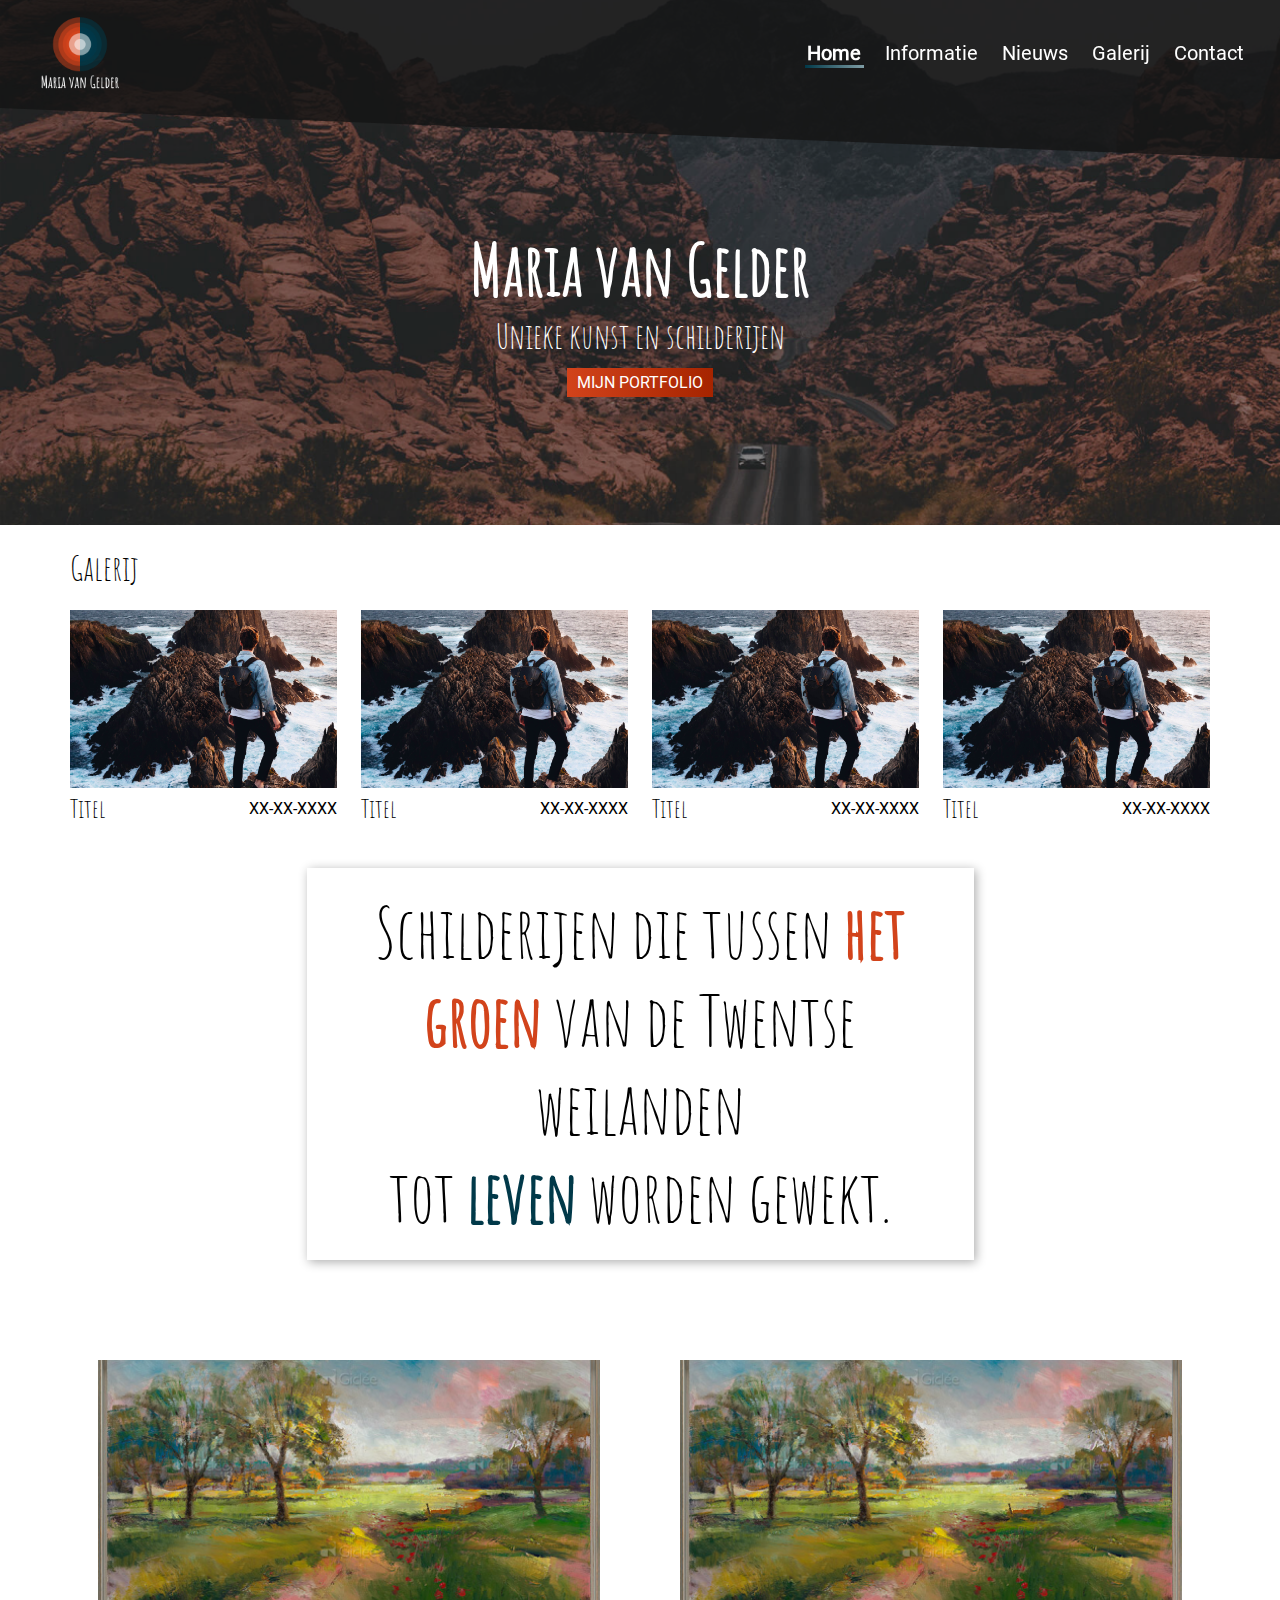
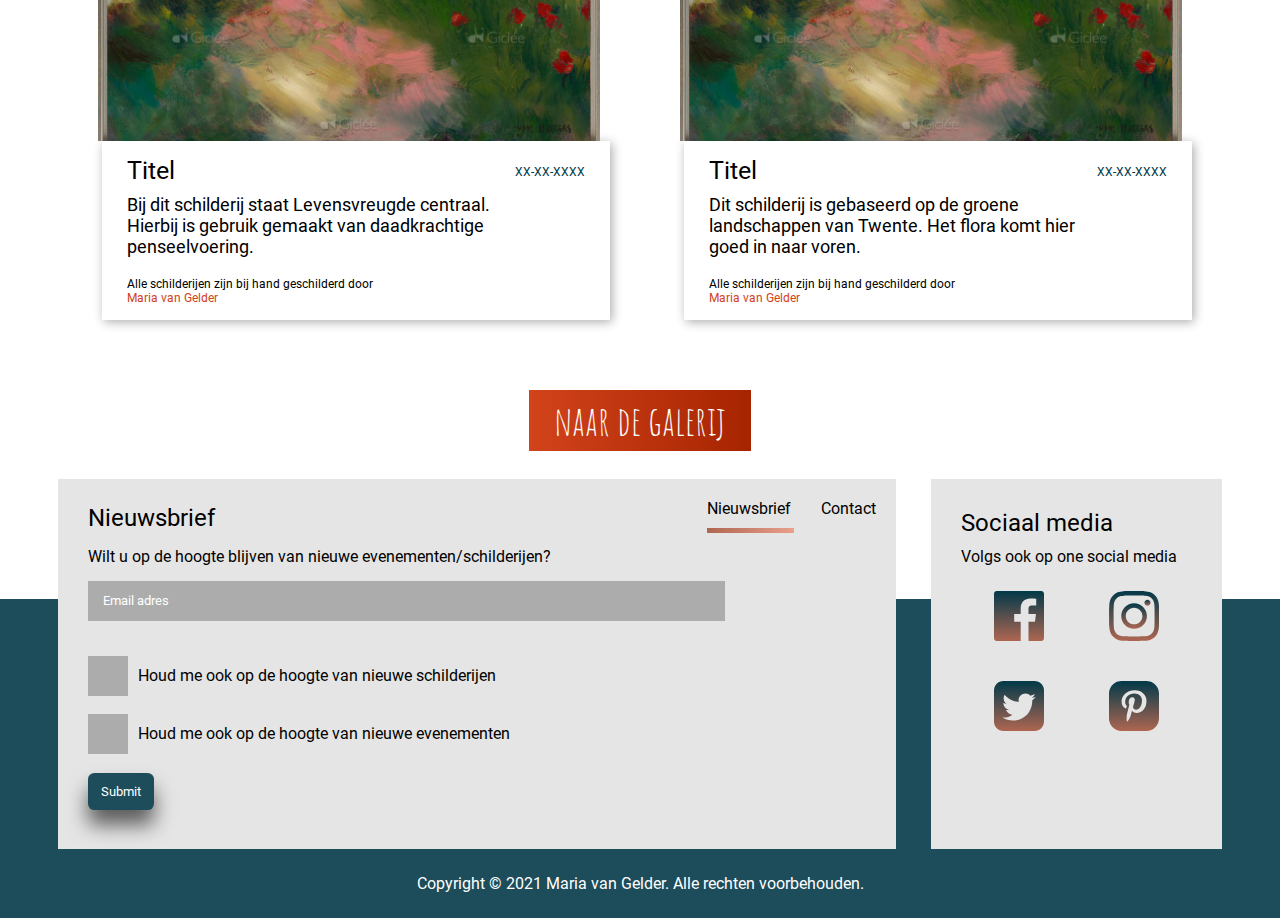
<file: index.html>
<!DOCTYPE html>
<html lang="nl">
<head>
    <!-- standart meta -->
    <meta charset="UTF-8">
    <meta http-equiv="X-UA-Compatible" content="IE=edge">
    <meta name= "viewport" content="width=device-width, initial-scale=1.0">

    <!--  -->
    <link rel="icon" href="/images/Icon.png">
    <title>Home - Maria van Gelder</title>

    <!-- Stylesheets -->
    <link rel="stylesheet" href="/libraries/bootstrap-5.0.0-beta2-dist/css/bootstrap-grid.min.css">
    <link rel="stylesheet" href="/css/global.min.css">
    <link rel="stylesheet" href="/css/index.min.css">
    
    <!-- include js -->
    <script src="/js/jquery.js"></script>
    <script src="/js/JavaScript.js" defer></script>
    <script src="/js/header.js" defer></script>
</head>
<body>
    <header class="header">
        <div class="header__content">
            <img class="header__logo" src="/images/Maria_logo_transparent.png" alt="Maria van Gelder logo">
            <ul class="header__list">
                <li>
                    <a href="/index" class="header__list__active">Home</a>
                    <div class="header__list__border"></div>
                </li>
                <li><a href="/info">Informatie</a></li>
                <li><a href="/nieuws">Nieuws</a></li>
                <li><a href="/galerij">Galerij</a></li>
                <li><a href="/contact">Contact</a></li>
            </ul>
            <ul class="header__mobilelist">
                <li><a href="/index"><img src="/images/nav-icons/home.svg" alt="Home"></a></li>
                <li><a href="/info"><img src="/images/nav-icons/info.svg" alt="Info"></a></li>
                <li><a href="/contact"><img src="/images/nav-icons/contact.svg" alt="Contact"></a></li>
                <li><a><img src="/images/nav-icons/more.svg" id="more-btn" alt="More"></a></li>
                <ul class="header__mobilelist__more" id="mobilenav-more">
                    <li><a href="/nieuws">Nieuws</a></li>
                    <li><a href="/nieuws">Galerij</a></li>
                </ul>
            </ul>
        </div>
        <div class="header__background" id="header-background"></div>
    </header>
    <main>
        <!--

            Hero

        -->
        <div class="hero">
            <h1 class="hero__title">
                Maria van Gelder
            </h1>
            <p class="hero__slogan">
                Unieke kunst en schilderijen
            </p>
            <p class="hero__cta"><a href="#portfolio" class="hero__cta__hyperlink">Mijn portfolio</a></p>
        </div>

        <!--

            Galerij rij 1

        -->

        <div class="container">
            <div class="row">
                <div class="col-md-12">
                    <div class="theme__newstitle" id="portfolio">
                        Galerij
                    </div>
                </div>
            </div>
        </div>
        <div class="container">
            <div class="row">
                <div class="col-md-3">
                    <div class="theme__news-image-wrapper">
                        <div class="theme__news-image">
                            <img src="/images/placeholder2.jpg" alt="">
                        </div>
                        <div class="theme__news-contentwrapper">
                            <div class="title">
                                Titel
                            </div>
                            <div class="date">
                                XX-XX-XXXX
                            </div>
                        </div>
                    </div>
                </div> 
                <div class="col-md-3">
                    <div class="theme__news-image-wrapper">
                        <div class="theme__news-image">
                            <img src="/images/placeholder2.jpg" alt="">
                        </div>
                        <div class="theme__news-contentwrapper">
                            <div class="title">
                                Titel
                            </div>
                            <div class="date">
                                XX-XX-XXXX
                            </div>
                        </div>
                    </div>
                </div> 
                <div class="col-md-3">
                    <div class="theme__news-image-wrapper">
                        <div class="theme__news-image">
                            <img src="/images/placeholder2.jpg" alt="">
                        </div>
                        <div class="theme__news-contentwrapper">
                            <div class="title">
                                Titel
                            </div>
                            <div class="date">
                                XX-XX-XXXX
                            </div>
                        </div>
                    </div>
                </div> 
                <div class="col-md-3">
                    <div class="theme__news-image-wrapper">
                        <div class="theme__news-image">
                            <img src="/images/placeholder2.jpg" alt="">
                        </div>
                        <div class="theme__news-contentwrapper">
                            <div class="title">
                                Titel
                            </div>
                            <div class="date">
                                XX-XX-XXXX
                            </div>
                        </div>
                    </div>
                </div>              
            </div>
        </div>
        <div class="container">
            <div class="row">
                <div class="col-md-12">
                    <div class="slogan-wrapper">
                        <div class="slogan">
                            Schilderijen die tussen <span class="color__orange">het groen </span>
                            van de Twentse weilanden<br>
                            tot <span class="color__blue">leven</span> worden gewekt.    
                        </div>
                    </div>
                </div>
            </div>
        </div>
        <div class="container">
            <div class="row">
                <div class="col-md-6">
                    <div class="theme__wrapper">
                        <div class="theme__wrapper__image">
                            <img src="/images/Product.png" alt="">
                        </div>
                        <div class="theme__wrapper__content">
                            <div class="title-wrapper">
                                <div class="titel">
                                    Titel
                                </div>
                                <div class="date">
                                    XX-XX-XXXX
                               </div>
                            </div>
                            <div class="content">
                                Bij dit schilderij staat Levensvreugde centraal.
                                Hierbij is gebruik gemaakt van daadkrachtige 
                                penseelvoering.
                            </div>
                            <div class="subtitle">
                                Alle schilderijen zijn bij hand geschilderd door
                            </div>
                            <div class="name">
                                Maria van Gelder
                            </div>
                        </div>
                    </div>
                </div>
                <div class="col-md-6">
                    <div class="theme__wrapper">
                        <div class="theme__wrapper__image">
                            <img src="/images/Product.png" alt="">
                        </div>
                        <div class="theme__wrapper__content">
                            <div class="title-wrapper">
                                <div class="titel">
                                    Titel
                                </div>
                                <div class="date">
                                     XX-XX-XXXX
                                </div>
                            </div>
                            <div class="content">
                                Dit schilderij is gebaseerd op de groene 
                                landschappen van Twente. Het flora komt hier goed 
                                in naar voren. 
                            </div>
                            <div class="subtitle">
                                Alle schilderijen zijn bij hand geschilderd door
                            </div>
                            <div class="name">
                                 Maria van Gelder
                            </div>
                        </div>
                    </div>
                </div>
            </div>
        </div>
        <div class="container">
            <div class="row">
                <div class="col-md-12">
                    <div class="theme__button">
                        <a href="/galerij" class="button">naar de galerij</a>
                    </div>
                </div>
            </div>
        </div>
    </main>
    <footer class="footer">
        <div class="container">
            <div class="row">  
                 <!--Nieuws brief  -->
                <div class="col-md-9">
                    <ul>
                        <li id="ULnieuwsbrief">Nieuwsbrief<span class="footer-ul-hover"></span></li>
                        <li id="ULcontact">Contact<span></span></li>
                    </ul>
                    <h2>Nieuwsbrief</h2>
                    <p>Wilt u op de hoogte blijven van nieuwe evenementen/schilderijen?</p>
                    <!-- Form nieuwsbrief -->
                    <form class="nieuwsbrief">
                        <input type="email" placeholder="Email adres" required><br>
                        <!-- checkbox 1 -->
                        <input name="form-schilderijen" id="form-schilderijen" type="checkbox">
                        <!-- label -->
                        <label for="form-schilderijen">
                            <span>
                            <!-- inline SVG -->
                                <svg xmlns="http://www.w3.org/2000/svg" width="30" height="30" viewBox="0 0 30 30" fill="none">
                                    <path d="M13.5798 25.1633C12.2196 26.5234 10.0127 26.5234 8.6532 25.1633L1.02011 17.53C-0.340036 16.1705 -0.340036 13.9635 1.02011 12.604C2.3796 11.2438 4.58655 11.2438 5.9467 12.604L10.4945 17.1512C10.8378 17.4939 11.3952 17.4939 11.7391 17.1512L24.0533 4.83678C25.4128 3.47661 27.6197 3.47661 28.9799 4.83678C29.633 5.48995 30 6.37617 30 7.2998C30 8.22343 29.633 9.10965 28.9799 9.76282L13.5798 25.1633Z" fill="url(#paint0_linear)"/><defs><linearGradient id="paint0_linear" x1="15" y1="3.81665" x2="15" y2="26.1834" gradientUnits="userSpaceOnUse"><stop stop-color="#013949"/><stop offset="1" stop-color="#AE6651"/></linearGradient></defs>
                                </svg>
                            </span>
                            <p>Houd me ook op de hoogte van nieuwe schilderijen</p>
                        </label><br>
                        <!-- checkbox 2 -->
                        <input name="form-evenementen" id="form-evenementen" type="checkbox">
                        <!-- label -->
                        <label for="form-evenementen">
                            <span>
                            <!-- inline SVG -->
                            <svg xmlns="http://www.w3.org/2000/svg" width="30" height="30" viewBox="0 0 30 30" fill="none">
                                <path d="M13.5798 25.1633C12.2196 26.5234 10.0127 26.5234 8.6532 25.1633L1.02011 17.53C-0.340036 16.1705 -0.340036 13.9635 1.02011 12.604C2.3796 11.2438 4.58655 11.2438 5.9467 12.604L10.4945 17.1512C10.8378 17.4939 11.3952 17.4939 11.7391 17.1512L24.0533 4.83678C25.4128 3.47661 27.6197 3.47661 28.9799 4.83678C29.633 5.48995 30 6.37617 30 7.2998C30 8.22343 29.633 9.10965 28.9799 9.76282L13.5798 25.1633Z" fill="url(#paint0_linear)"/><defs><linearGradient id="paint0_linear" x1="15" y1="3.81665" x2="15" y2="26.1834" gradientUnits="userSpaceOnUse"><stop stop-color="#013949"/><stop offset="1" stop-color="#AE6651"/></linearGradient></defs>
                            </svg>
                            </span>
                            <p>Houd me ook op de hoogte van nieuwe evenementen</p>
                        </label>
                        <input type="submit">
                    </form>
                    <!-- Form for contact -->
                    <form class="contact" style="display: none;">
                        <div class="row">
                            <div class="col-md-6">
                                <input type="email" placeholder="Email adres" required><br>
                                <input type="tel" placeholder="Telefoonummer"><br>
                            </div>
                            <div class="col-md-6">
                                <textarea id="footer-text-area" placeholder="Stel hier uw vraag"></textarea>
                            </div>
                        </div>
                        <input type="submit">
                    </form>
                </div>

                <div class="col-md-3">
                    <h2>Sociaal media</h2>
                    <p>Volgs ook op one social media</p>
                    <div class="grid">
                        <a target="_blank" href="https://www.facebook.com"><img src="/images/footer-icons/facebook.svg" alt="facebook"></a>
                        <a target="_blank" href="https://www.instagram.com"><img src="/images/footer-icons/instagram.svg" alt="instagram"></a>
                        <a target="_blank" href="https://twitter.com"><img src="/images/footer-icons/twitter.svg" alt="twitter"></a>
                        <a target="_blank" href="https://nl.pinterest.com"><img src="/images/footer-icons/pinterest.svg" alt="pinterest"></a>
                    </div>
                </div>
                <p>
                    Copyright © 2021 Maria van Gelder. Alle rechten voorbehouden.
                </p>
            </div>
        </div>
    </footer>
<footer>
</footer>
</body>
</html>
</file>
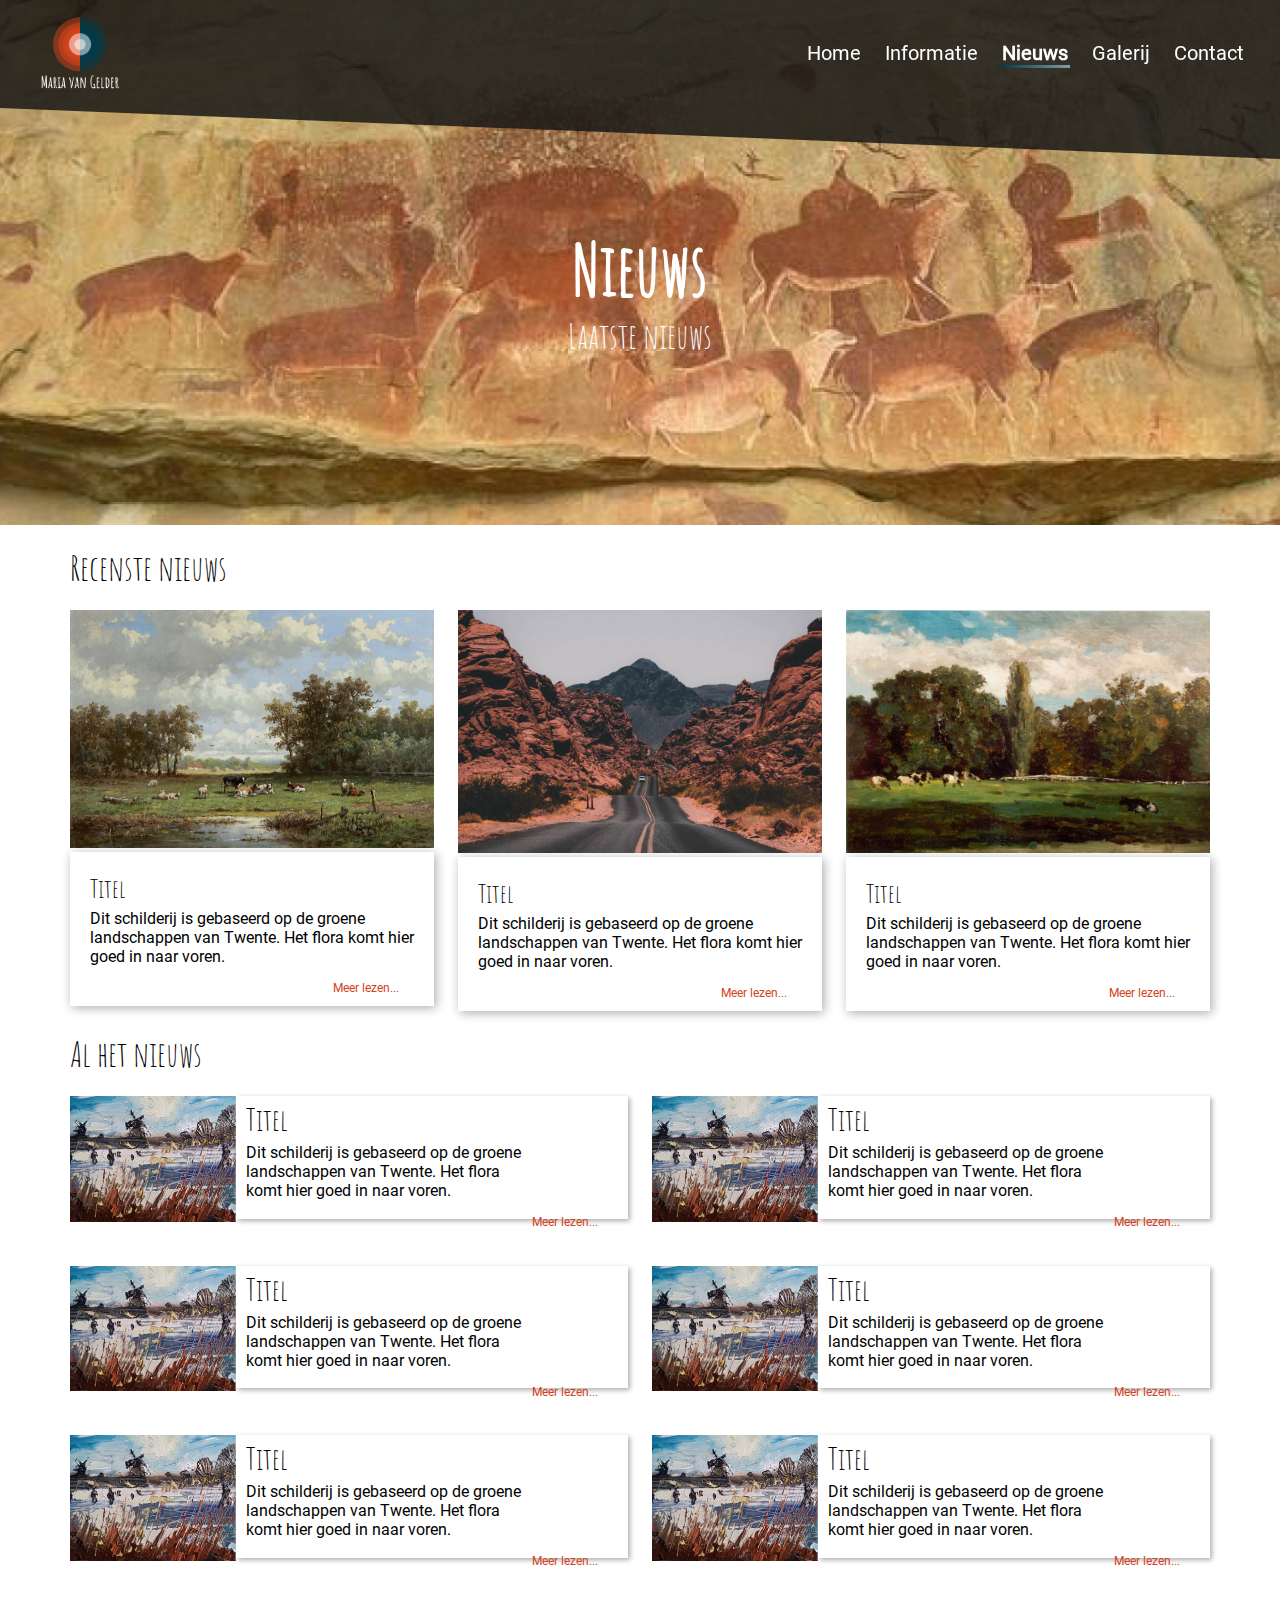
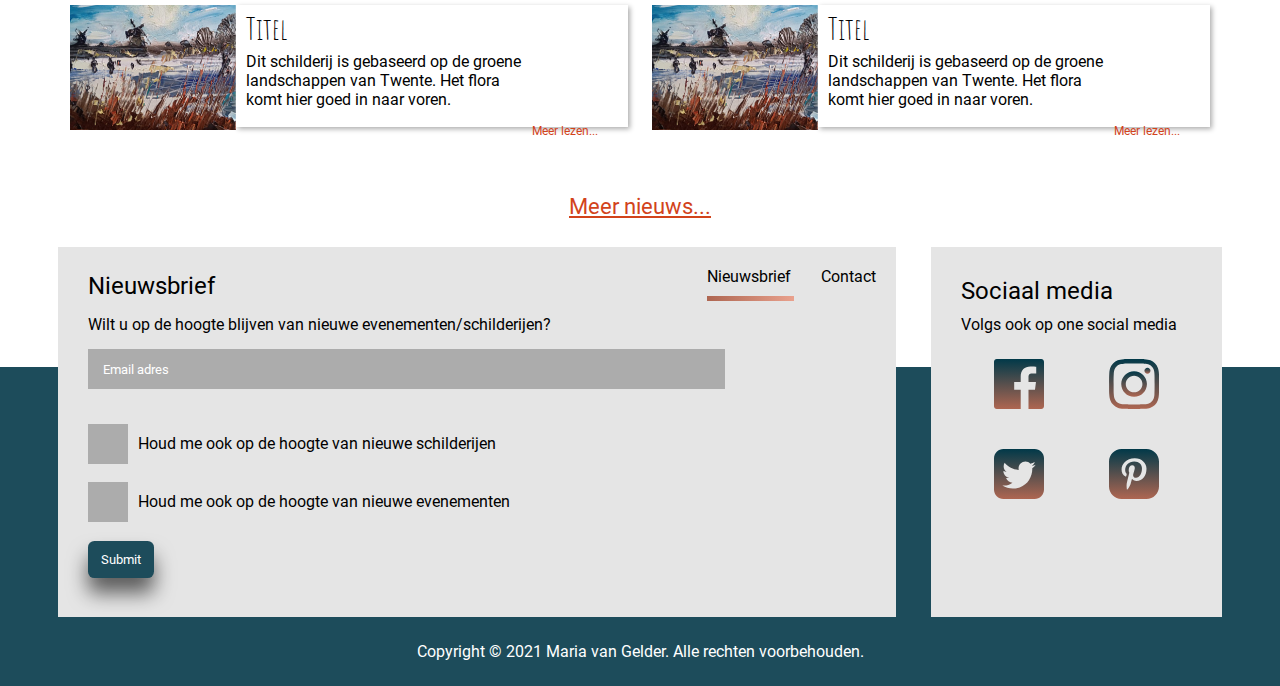
<file: nieuws.html>
<!DOCTYPE html>
<html lang="nl">
<head>
    <!-- standart meta -->
    <meta charset="UTF-8">
    <meta http-equiv="X-UA-Compatible" content="IE=edge">
    <meta name="viewport" content="width=device-width, initial-scale=1.0">
    
    <!--  -->
    <link rel="icon" href="/images/Icon.png">
    <title>Nieuws - Maria van Gelder</title>

    <!-- Stylesheets -->
    <link rel="stylesheet" href="/libraries/bootstrap-5.0.0-beta2-dist/css/bootstrap-grid.min.css">
    <link rel="stylesheet" href="/css/global.min.css">
    <link rel="stylesheet" href="/css/nieuws.min.css">

    <!-- include js -->
    <script src="/js/jquery.js" defer></script>
    <script src="/js/JavaScript.js" defer></script>
    <script src="/js/header.js" defer></script>
</head>
<body>
    <header class="header">
        <div class="header__content">
            <img class="header__logo" src="/images/Maria_logo_transparent.png" alt="Maria van Gelder logo">
            <ul class="header__list">
                <li><a href="/index">Home</a></li>
                <li><a href="/info">Informatie</a></li>
                <li>
                    <a href="/nieuws" class="header__list__active">Nieuws</a>
                    <div class="header__list__border"></div>
                </li>
                <li><a href="/galerij">Galerij</a></li>
                <li><a href="/contact">Contact</a></li>
            </ul>
            <ul class="header__mobilelist">
                <li><a href="/index"><img src="/images/nav-icons/home.svg" alt="Home"></a></li>
                <li><a href="/info"><img src="/images/nav-icons/info.svg" alt="Info"></a></li>
                <li><a href="/contact"><img src="/images/nav-icons/contact.svg" alt="Contact"></a></li>
                <li><a><img src="/images/nav-icons/more.svg" id="more-btn" alt="More"></a></li>
                <ul class="header__mobilelist__more" id="mobilenav-more">
                    <li><a href="/nieuws">Nieuws</a></li>
                    <li><a href="/nieuws">Galerij</a></li>
                </ul>
            </ul>
        </div>
        <div class="header__background" id="header-background"></div>
    </header>
    <main>

        <div class="popup" id="popup">
            <div class="popup__background"></div>
            <div class="popup__container">
                <div class="popup__container__header">
                    <div class="popup__container__header__container">
                        <h2>Titel</h2>
                        <img src="/images/Close.svg" id="popup-close" alt="popup-close">
                    </div>
                </div>  
                <div class="popup__container__content">
                    <h3>Lorem Ipsum</h3>
                    <p>
                        Ik ben ff wat onzin aan het typen. 
                        Lorem ipsum dolor sit, amet consectetur adipisicing elit. 
                        Enim quasi consequuntur, ullam non dolore rem nobis deserunt magni, 
                        hic suscipit velit ipsum necessitatibus sapiente sint minus iusto repudiandae,
                        soluta quis!
                    </p>
                    <h3>Lorem Ipsum</h3>
                    <p>
                        Ik ben ff wat onzin aan het typen. 
                        Lorem ipsum dolor sit, amet consectetur adipisicing elit. 
                        Enim quasi consequuntur, ullam non dolore rem nobis deserunt magni, 
                        hic suscipit velit ipsum necessitatibus sapiente sint minus iusto repudiandae,
                        soluta quis!
                    </p>
                    <h3>Lorem Ipsum</h3>
                    <p>
                        Ik ben ff wat onzin aan het typen. 
                        Lorem ipsum dolor sit, amet consectetur adipisicing elit. 
                        Enim quasi consequuntur, ullam non dolore rem nobis deserunt magni, 
                        hic suscipit velit ipsum necessitatibus sapiente sint minus iusto repudiandae,
                        soluta quis!
                    </p>
                </div>
            </div>
        </div>

        <div class="hero">
            <h1 class="hero__title">
                Nieuws
            </h1>
            <p class="hero__slogan">
                Laatste nieuws
            </p>
        </div>
    </main>
    <div class="container">
        <div class="row">
            <div class="col-md-12">
                <div class="theme__newstitle">
                    Recenste nieuws
                </div>
            </div>
        </div>
    </div>
    <div class="container">
        <div class="row">
            <div class="col-md-4">
                <div class="theme__news-image-wrapper">
                    <div class="theme__news-image">
                        <img src="/images/placeholder7.jpg" alt="">
                    </div>
                    <div class="theme__news-contentwrapper">
                        <div class="title">
                            Titel
                        </div>
                        <div class="content">
                            Dit schilderij is gebaseerd op de groene 
                            landschappen van Twente. 
                            Het flora komt hier goed in naar voren. 
                        </div>
                        <div class="button">
                            <a class="button read-more">Meer lezen...</a>
                        </div>
                    </div>
                </div>
            </div> 
            <div class="col-md-4">
                <div class="theme__news-image-wrapper">
                    <div class="theme__news-image">
                        <img src="/images/placeholder4.jpg" alt="">
                    </div>
                    <div class="theme__news-contentwrapper">
                        <div class="title">
                            Titel
                        </div>
                        <div class="content">
                            Dit schilderij is gebaseerd op de groene 
                            landschappen van Twente. 
                            Het flora komt hier goed in naar voren. 
                        </div>
                        <div class="button">
                            <a class="button read-more">Meer lezen...</a>
                        </div>
                    </div>
                </div>
            </div> 
            <div class="col-md-4">
                <div class="theme__news-image-wrapper">
                    <div class="theme__news-image">
                        <img src="/images/placeholder8.jpg" alt="">
                    </div>
                    <div class="theme__news-contentwrapper">
                        <div class="title">
                            Titel
                        </div>
                        <div class="content">
                            Dit schilderij is gebaseerd op de groene 
                            landschappen van Twente. 
                            Het flora komt hier goed in naar voren. 
                        </div>
                        <div class="button">
                            <a class="button read-more">Meer lezen...</a>
                        </div>
                    </div>
                </div>
            </div>        
        </div>
    </div>
    <div class="container">
        <div class="row">
            <div class="col-md-12">
                <div class="theme__newstitle">
                    Al het nieuws
                </div>
            </div>
        </div>
    </div>
    <div class="container">
        <div class="row">
            <div class="col-md-6">
                <div class="theme__newsblock">
                    <div class="theme__newsblock__image">
                        <img src="/images/placeholder9.png" alt="">
                    </div>
                    <div class="theme__newsblock__wrapper">
                        <div class="title">
                            Titel
                        </div>
                        <div class="content">
                            Dit schilderij is gebaseerd op de groene 
                            landschappen van Twente. 
                            Het flora komt hier goed in naar voren. 
                        </div>
                        <div class="button">
                            <a class="button read-more">Meer lezen...</a>
                        </div>
                    </div>
                </div>
            </div>
            <div class="col-md-6">
                <div class="theme__newsblock">
                    <div class="theme__newsblock__image">
                        <img src="/images/placeholder9.png" alt="">
                    </div>
                    <div class="theme__newsblock__wrapper">
                        <div class="title">
                            Titel
                        </div>
                        <div class="content">
                            Dit schilderij is gebaseerd op de groene 
                            landschappen van Twente. 
                            Het flora komt hier goed in naar voren. 
                        </div>
                        <div class="button">
                            <a class="button read-more">Meer lezen...</a>
                        </div>
                    </div>
                </div>
            </div>
        </div>
        <div class="row">
            <div class="col-md-6">
                <div class="theme__newsblock">
                    <div class="theme__newsblock__image">
                        <img src="/images/placeholder9.png" alt="">
                    </div>
                    <div class="theme__newsblock__wrapper">
                        <div class="title">
                            Titel
                        </div>
                        <div class="content">
                            Dit schilderij is gebaseerd op de groene 
                            landschappen van Twente. 
                            Het flora komt hier goed in naar voren. 
                        </div>
                        <div class="button">
                            <a class="button read-more">Meer lezen...</a>
                        </div>
                    </div>
                </div>
            </div>
            <div class="col-md-6">
                <div class="theme__newsblock">
                    <div class="theme__newsblock__image">
                        <img src="/images/placeholder9.png" alt="">
                    </div>
                    <div class="theme__newsblock__wrapper">
                        <div class="title">
                            Titel
                        </div>
                        <div class="content">
                            Dit schilderij is gebaseerd op de groene 
                            landschappen van Twente. 
                            Het flora komt hier goed in naar voren. 
                        </div>
                        <div class="button">
                            <a class="button read-more">Meer lezen...</a>
                        </div>
                    </div>
                </div>
            </div>
        </div>
        <div class="row">
            <div class="col-md-6">
                <div class="theme__newsblock">
                    <div class="theme__newsblock__image">
                        <img src="/images/placeholder9.png" alt="">
                    </div>
                    <div class="theme__newsblock__wrapper">
                        <div class="title">
                            Titel
                        </div>
                        <div class="content">
                            Dit schilderij is gebaseerd op de groene 
                            landschappen van Twente. 
                            Het flora komt hier goed in naar voren. 
                        </div>
                        <div class="button">
                            <a class="button read-more">Meer lezen...</a>
                        </div>
                    </div>
                </div>
            </div>
            <div class="col-md-6">
                <div class="theme__newsblock">
                    <div class="theme__newsblock__image">
                        <img src="/images/placeholder9.png" alt="">
                    </div>
                    <div class="theme__newsblock__wrapper">
                        <div class="title">
                            Titel
                        </div>
                        <div class="content">
                            Dit schilderij is gebaseerd op de groene 
                            landschappen van Twente. 
                            Het flora komt hier goed in naar voren. 
                        </div>
                        <div class="button">
                            <a class="button read-more">Meer lezen...</a>
                        </div>
                    </div>
                </div>
            </div>
        </div>
        <div class="row">
            <div class="col-md-6">
                <div class="theme__newsblock">
                    <div class="theme__newsblock__image">
                        <img src="/images/placeholder9.png" alt="">
                    </div>
                    <div class="theme__newsblock__wrapper">
                        <div class="title">
                            Titel
                        </div>
                        <div class="content">
                            Dit schilderij is gebaseerd op de groene 
                            landschappen van Twente. 
                            Het flora komt hier goed in naar voren. 
                        </div>
                        <div class="button">
                            <a class="button read-more">Meer lezen...</a>
                        </div>
                    </div>
                </div>
            </div>
            <div class="col-md-6">
                <div class="theme__newsblock">
                    <div class="theme__newsblock__image">
                        <img src="/images/placeholder9.png" alt="">
                    </div>
                    <div class="theme__newsblock__wrapper">
                        <div class="title">
                            Titel
                        </div>
                        <div class="content">
                            Dit schilderij is gebaseerd op de groene 
                            landschappen van Twente. 
                            Het flora komt hier goed in naar voren. 
                        </div>
                        <div class="button">
                            <a class="button read-more">Meer lezen...</a>
                        </div>
                    </div>
                </div>
            </div>
        </div>
    </div>
    <div class="container">
        <div class="row">
            <div class="col-md-12">
                <div class="newsbutton">
                    <a href="" class="button read-more">Meer nieuws...</a>
                </div>
            </div>
        </div>
    </div>
    <footer class="footer">
        <div class="container">
            <div class="row">  
                 <!--Nieuws brief  -->
                <div class="col-md-9">
                    <ul>
                        <li id="ULnieuwsbrief">Nieuwsbrief<span class="footer-ul-hover"></span></li>
                        <li id="ULcontact">Contact<span></span></li>
                    </ul>
                    <h2>Nieuwsbrief</h2>
                    <p>Wilt u op de hoogte blijven van nieuwe evenementen/schilderijen?</p>
                    <!-- Form nieuwsbrief -->
                    <form class="nieuwsbrief">
                        <input type="email" placeholder="Email adres" required><br>
                        <!-- checkbox 1 -->
                        <input name="form-schilderijen" id="form-schilderijen" type="checkbox">
                        <!-- label -->
                        <label for="form-schilderijen">
                            <span>
                            <!-- inline SVG -->
                                <svg xmlns="http://www.w3.org/2000/svg" width="30" height="30" viewBox="0 0 30 30" fill="none">
                                    <path d="M13.5798 25.1633C12.2196 26.5234 10.0127 26.5234 8.6532 25.1633L1.02011 17.53C-0.340036 16.1705 -0.340036 13.9635 1.02011 12.604C2.3796 11.2438 4.58655 11.2438 5.9467 12.604L10.4945 17.1512C10.8378 17.4939 11.3952 17.4939 11.7391 17.1512L24.0533 4.83678C25.4128 3.47661 27.6197 3.47661 28.9799 4.83678C29.633 5.48995 30 6.37617 30 7.2998C30 8.22343 29.633 9.10965 28.9799 9.76282L13.5798 25.1633Z" fill="url(#paint0_linear)"/><defs><linearGradient id="paint0_linear" x1="15" y1="3.81665" x2="15" y2="26.1834" gradientUnits="userSpaceOnUse"><stop stop-color="#013949"/><stop offset="1" stop-color="#AE6651"/></linearGradient></defs>
                                </svg>
                            </span>
                            <p>Houd me ook op de hoogte van nieuwe schilderijen</p>
                        </label><br>
                        <!-- checkbox 2 -->
                        <input name="form-evenementen" id="form-evenementen" type="checkbox">
                        <!-- label -->
                        <label for="form-evenementen">
                            <span>
                            <!-- inline SVG -->
                            <svg xmlns="http://www.w3.org/2000/svg" width="30" height="30" viewBox="0 0 30 30" fill="none">
                                <path d="M13.5798 25.1633C12.2196 26.5234 10.0127 26.5234 8.6532 25.1633L1.02011 17.53C-0.340036 16.1705 -0.340036 13.9635 1.02011 12.604C2.3796 11.2438 4.58655 11.2438 5.9467 12.604L10.4945 17.1512C10.8378 17.4939 11.3952 17.4939 11.7391 17.1512L24.0533 4.83678C25.4128 3.47661 27.6197 3.47661 28.9799 4.83678C29.633 5.48995 30 6.37617 30 7.2998C30 8.22343 29.633 9.10965 28.9799 9.76282L13.5798 25.1633Z" fill="url(#paint0_linear)"/><defs><linearGradient id="paint0_linear" x1="15" y1="3.81665" x2="15" y2="26.1834" gradientUnits="userSpaceOnUse"><stop stop-color="#013949"/><stop offset="1" stop-color="#AE6651"/></linearGradient></defs>
                            </svg>
                            </span>
                            <p>Houd me ook op de hoogte van nieuwe evenementen</p>
                        </label>
                        <input type="submit">
                    </form>
                    <!-- Form for contact -->
                    <form class="contact" style="display: none;">
                        <div class="row">
                            <div class="col-md-6">
                                <input type="email" placeholder="Email adres" required><br>
                                <input type="tel" placeholder="Telefoonummer"><br>
                            </div>
                            <div class="col-md-6">
                                <textarea id="footer-text-area" placeholder="Stel hier uw vraag"></textarea>
                            </div>
                        </div>
                        <input type="submit">
                    </form>
                </div>

                <div class="col-md-3">
                    <h2>Sociaal media</h2>
                    <p>Volgs ook op one social media</p>
                    <div class="grid">
                        <a target="_blank" href="https://www.facebook.com"><img src="/images/footer-icons/facebook.svg" alt="facebook"></a>
                        <a target="_blank" href="https://www.instagram.com"><img src="/images/footer-icons/instagram.svg" alt="instagram"></a>
                        <a target="_blank" href="https://twitter.com"><img src="/images/footer-icons/twitter.svg" alt="twitter"></a>
                        <a target="_blank" href="https://nl.pinterest.com"><img src="/images/footer-icons/pinterest.svg" alt="pinterest"></a>
                    </div>
                </div>
                <p>
                    Copyright © 2021 Maria van Gelder. Alle rechten voorbehouden.
                </p>
            </div>
        </div>
    </footer>
</body>
</html>
</file>
<file: css/global.min.css>
@font-face{font-family:'AmaticSC-Regular';src:url("../fonts/AmaticSC-Regular.ttf")}@font-face{font-family:'AmaticSC-Bold';src:url("../fonts/AmaticSC-Bold.ttf")}@font-face{font-family:'Roboto-Regular';src:url("../fonts/Roboto-Regular.ttf")}@font-face{font-family:'Roboto-Bold';src:url("../fonts/Roboto-Bold.ttf")}*{margin:0;padding:0;font-family:'Roboto-Regular',sans-serif}body{overflow-x:hidden}.header{z-index:2;position:fixed;height:12vh}.header__background{width:0;height:12vh;border-top:0 solid transparent;border-right:100vw solid rgba(20,20,20,0.83);border-bottom:4vw solid transparent;transition:border-bottom 1s}.header__content{width:96vw;margin:0 2vw;position:fixed;z-index:20;height:12vh;display:flex;justify-content:space-between;align-items:center}@media only screen and (max-width:600px){.header__content{justify-content:center}}.header__logo{height:100%}.header__list li{display:inline-block}.header__list a{color:white;font-family:'Roboto-Regular',sans-serif;text-decoration:none;margin:10px;font-size:20px}.header__list__active{font-family:'Roboto-Bold',sans-serif;font-weight:bold}.header__list__border{height:3px;width:80%;margin:0 10%;background-image:linear-gradient(90deg, #013949 0%, #7f9da5 100%)}@media only screen and (max-width:600px){.header__list{display:none}}.header__mobilelist{display:none}@media only screen and (max-width:600px){.header__mobilelist{position:fixed;display:flex;bottom:0;width:100vw;height:60px;background-color:#202020}.header__mobilelist__more{width:150px;height:100px;position:fixed;display:block;background-color:#202020;bottom:80px;right:0;display:none}.header__mobilelist li{display:inline-flex;width:25%;height:60px;justify-content:center;align-items:center}.header__mobilelist li:hover{transition:.9s;background-color:#1a1a1a}}.footer{color:white;background-color:#1D4C5B;width:100%;margin-top:10%}.footer h2{font-weight:normal}.footer .container>.row>div{height:370px;padding:25px 30px;background-color:#E5E5E5;color:black;margin-top:-120px;padding-bottom:40px}.footer .col-md-9{padding:20px}@media only screen and (min-width:768px){.footer .col-md-9{width:72%}.footer .col-md-3{margin-left:3%}}.footer .row>p{text-align:center;padding:25px}.footer .container ul{display:flex;list-style-type:none;padding:5px 5px;position:absolute;top:0px;right:0px}.footer .container ul li{padding:15px 15px;position:relative}.footer .col-md-9{position:relative}.footer .container ul li span{transition-property:width;transition-duration:700ms;width:0px;height:5px;position:absolute;bottom:0px;left:13%;background:linear-gradient(90deg, #013949 0%, #7f9da5 100%)}.footer .container ul>li:hover span{width:76%}.footer .footer-ul-hover{width:76% !important;background:linear-gradient(90deg, #ae6651 0%, #e9a18d 100%) !important}.footer .col-md-9 ul+h2+p{padding:15px 0}.footer input[type=checkbox]{position:absolute;opacity:0;cursor:pointer;height:0;width:0}.footer input[type=checkbox]+label{position:relative}.footer input[type=checkbox]+label p{margin-left:50px;margin-top:20px;max-width:400px}.footer input[type=checkbox]+label span{position:absolute;top:0;left:0;height:40px;width:40px;margin-top:10px;margin-bottom:10px;background-color:#ACACAC}.footer input[type=checkbox]+label:hover span{background-color:#BCBCBC}.footer input[type=checkbox]+label span svg{transform:translate(5px, 5px);opacity:0;transition-property:opacity;transition-duration:400ms}.footer input[type=checkbox]:checked+label span svg{opacity:1}.footer input[type=email]{margin-bottom:25px}.footer input[type=email],.footer .contact input,.footer textarea{width:80% ;height:40px;border:none;padding-left:15px;background-color:#ACACAC;color:white}.footer textarea{height:130px;padding:15px}.footer input[type=email]::placeholder,.footer .contact input::placeholder,.footer textarea::placeholder{color:white}.footer input[type=email]:-ms-input-placeholder,.footer .contact input::-ms-input-placeholder,.footer textarea::-ms-input-placeholder{color:white}.footer .contact input[type=tel]{margin:35.5px 0}.footer .contact input[type=text]{height:150px}.footer .contact input[type=submit]{margin-top:15px}.footer .nieuwsbrief input[type=submit]{margin-top:30px}.footer .contact input[type=submit],.footer .nieuwsbrief input[type=submit]{color:white;width:unset;padding:11px 13px;border-radius:.5vw;background-color:#1D4C5B;border:none;box-shadow:0 15px 20px rgba(0,0,0,0.6);width:auto;height:auto;transition-property:transform;transition-duration:700ms}.footer .contact input[type=submit]:hover,.footer .nieuwsbrief input[type=submit]:hover{box-shadow:0 15px 20px rgba(0,0,0,0.4);transform:translateY(-3px)}.footer .col-md-3 h2,.footer .col-md-3 p{padding:5px 0px}.footer .grid{display:grid;grid-template-columns:1fr 1fr;grid-template-rows:1fr 1fr;gap:0px 0px}.footer .grid img{margin:auto;display:block;padding:20px}@media only screen and (max-width:600px){.footer{margin-bottom:60px}}@media only screen and (max-width:768px){.footer{margin-top:30%}.footer .row .col-md-3{margin-top:50px !important}}
</file>
<file: css/index.min.css>
.hero{padding-top:25vh;background-image:url("../images/hero.png");background-size:cover;background-repeat:no-repeat;text-align:center;width:100vw;height:300px;color:white}.hero__title{font-size:70px;font-family:'AmaticSC-Regular'}@media screen and (max-width:478px){.hero__title{font-size:65px}}@media screen and (max-width:320px){.hero__title{font-size:40px}}.hero__slogan{font-size:35px;font-family:'AmaticSC-Regular'}@media screen and (max-width:478px){.hero__slogan{font-size:30px}}@media screen and (max-width:320px){.hero__slogan{font-size:20px}}.hero__cta{line-height:50px;display:inline;padding:5px 10px;background:linear-gradient(to right, #D2431B, #A62400);font-family:'Roboto-Bold'}@media screen and (max-width:320px){.hero__cta{font-size:15px}}.hero__cta__hyperlink{text-transform:uppercase;text-decoration:none;color:white}.theme__newstitle{font-family:'AmaticSC-Regular';font-size:35px;padding:20px 0px}@media screen and (max-width:576px){.theme__newstitle{font-size:50px;text-align:center;padding:20px 0px 5px 0px;font-weight:500}}.theme__news-image img{width:100%;height:auto;object-fit:cover;object-position:center}@media screen and (max-width:576px){.theme__news-image-wrapper{margin:40px 30px 0px 30px}}@media screen and (max-width:478px){.theme__news-image-wrapper{margin-left:5px}}.theme__news-contentwrapper .title{font-family:'AmaticSC-Regular';font-size:26px;margin-bottom:5px}@media screen and (max-width:768px){.theme__news-contentwrapper .title{font-size:16px}}@media screen and (max-width:576px){.theme__news-contentwrapper .title{font-size:30px;margin:10px 0px 0px 0px}}.theme__news-contentwrapper .content{font-size:16px;font-family:'Roboto-Regular';margin-bottom:15px}.theme__news-contentwrapper .button{float:right}.theme__news-contentwrapper .button .button{color:#D2431B;font-size:12px}.theme__news-contentwrapper .date{text-align:right;margin-top:-30px}@media screen and (max-width:768px){.theme__news-contentwrapper .date{font-size:10px;margin-top:-20px}}@media screen and (max-width:576px){.theme__news-contentwrapper .date{margin-top:-33px;font-size:13px}}.theme__newsblock{display:flex;margin-bottom:40px}.theme__newsblock__image img{width:100%;height:auto;object-fit:cover;object-position:center}.theme__newsblock__wrapper{padding-left:10px;box-shadow:2px 2px 10px #ACACAC}.theme__newsblock__wrapper .title{font-family:'AmaticSC-Regular';font-size:30px;margin-bottom:5px}.theme__newsblock__wrapper .content{font-size:16px;font-family:'Roboto-Regular';margin-bottom:15px;width:75%}.theme__newsblock__wrapper .button{float:right}.theme__newsblock__wrapper .button .button{color:#D2431B;font-size:12px}.theme__wrapper{margin:50px 0px}@media screen and (max-width:576px){.theme__wrapper{margin:45px 30px}}@media screen and (max-width:478px){.theme__wrapper{margin-left:7px}}.theme__wrapper__image{display:flex;justify-content:center}.theme__wrapper__image img{object-fit:cover;object-position:center;width:90%;display:inline-block}.theme__wrapper__content{box-shadow:2px 2px 10px #ACACAC;padding:15px 25px;width:82%;margin-left:32px}@media screen and (max-width:1200px){.theme__wrapper__content{width:80%;margin-left:29px}}@media screen and (max-width:1040px){.theme__wrapper__content{width:35vw;margin-left:25px}}@media screen and (max-width:992px){.theme__wrapper__content{width:78%;margin-left:25px}}@media screen and (max-width:768px){.theme__wrapper__content{width:74%;margin-left:19px}}@media screen and (max-width:576px){.theme__wrapper__content{width:78.5%;margin-left:25px}}@media screen and (max-width:478px){.theme__wrapper__content{width:77%;margin-left:25px}}@media screen and (max-width:320px){.theme__wrapper__content{width:62vw;margin-left:17px}}.theme__wrapper__content .title-wrapper{position:relative;margin-bottom:10px}.theme__wrapper__content .title-wrapper .titel{font-size:25px}@media screen and (max-width:768px){.theme__wrapper__content .title-wrapper .titel{font-size:20px}}.theme__wrapper__content .title-wrapper .date{font-size:12px;text-align:right;color:#013949;margin-top:-20px}@media screen and (max-width:768px){.theme__wrapper__content .title-wrapper .date{font-size:11px}}.theme__wrapper__content .content{font-size:18px;width:80%;margin-top:15px}@media screen and (max-width:1040px){.theme__wrapper__content .content{width:90%}}@media screen and (max-width:992px){.theme__wrapper__content .content{font-size:16px}}@media screen and (max-width:768px){.theme__wrapper__content .content{font-size:14px;width:95%}}@media screen and (max-width:320px){.theme__wrapper__content .content{font-size:12px;width:100%}}.theme__wrapper__content .subtitle{margin-top:20px;font-size:12px;width:80%}@media screen and (max-width:768px){.theme__wrapper__content .subtitle{font-size:10px;width:95%}}@media screen and (max-width:320px){.theme__wrapper__content .subtitle{margin-top:15px;font-size:9px}}.theme__wrapper__content .name{font-size:12px;color:#D2431B}@media screen and (max-width:768px){.theme__wrapper__content .name{font-size:10px}}.theme__button{display:flex;justify-content:center;margin:20px 0px}@media screen and (max-width:1200px){.theme__button{margin-bottom:60px}}@media screen and (max-width:768px){.theme__button{margin:10px 0px 95px 0px}}@media screen and (max-width:576px){.theme__button{margin:10px 0px 110px 0px}}@media screen and (max-width:478px){.theme__button{margin-left:-5px}}@media screen and (max-width:320px){.theme__button{margin:10px 0px 130px 0px}}.theme__button .button{display:inline-block;font-size:40px;font-family:'AmaticSC-Regular';background:linear-gradient(to right, #D2431B, #A62400);color:#fff;padding:5px 25px;text-decoration:none}@media screen and (max-width:1040px){.theme__button .button{font-size:30px}}@media screen and (max-width:768px){.theme__button .button{font-size:20px}}@media screen and (max-width:576px){.theme__button .button{font-size:25px}}@media screen and (max-width:320px){.theme__button .button{font-size:20px}}.theme__button .button:hover{text-decoration:underline}.slogan-wrapper{display:flex;justify-content:center}@media screen and (max-width:478px){.slogan-wrapper{margin-left:-20px}}.slogan-wrapper .slogan{font-size:70px;text-align:center;font-family:'AmaticSC-Regular';width:55%;margin:50px 0px;box-shadow:2px 2px 10px #ACACAC;padding:20px;display:inline-block}@media screen and (max-width:1200px){.slogan-wrapper .slogan{width:70%}}@media screen and (max-width:1040px){.slogan-wrapper .slogan{font-size:60px}}@media screen and (max-width:768px){.slogan-wrapper .slogan{font-size:40px}}@media screen and (max-width:478px){.slogan-wrapper .slogan{width:66vw}}@media screen and (max-width:320px){.slogan-wrapper .slogan{font-size:30px;width:75vw}}.slogan-wrapper .slogan .color__orange{color:#D2431B;font-weight:bold;font-family:'AmaticSC-Regular'}.slogan-wrapper .slogan .color__blue{color:#013949;font-weight:bold;font-family:'AmaticSC-Regular'}
</file>
<file: css/nieuws.min.css>
.hero{padding-top:25vh;background-image:url("../images/HeaderBG_nieuws.png");background-size:cover;background-repeat:no-repeat;text-align:center;width:100vw;height:300px;color:white}.hero__title{font-size:70px;font-family:'AmaticSC-Regular'}.hero__slogan{font-size:35px;font-family:'AmaticSC-Regular'}.hero__cta{line-height:50px;display:inline;padding:5px 10px;background:linear-gradient(to right, #D2431B, #A62400);font-family:'Roboto-Bold'}.hero__cta__hyperlink{text-transform:uppercase;text-decoration:none;color:white}.popup{position:fixed;display:none;justify-content:center;align-items:center;width:100vw;height:100vh;z-index:10}.popup__background{width:100vw;height:100vh;position:fixed;background-color:rgba(0,0,0,0.7)}.popup__container{width:50vw;height:70vh;background-color:white;border-radius:.4vw;z-index:11;box-shadow:2px 2px 10px #303030;overflow:hidden}.popup__container__header{position:absolute;width:50vw;height:20vh;background-image:url("images/placeholder1.jpg")}.popup__container__header__container{display:flex;justify-content:space-between;width:calc(50vw - 40px);background-color:rgba(0,0,0,0.7);padding:20px}.popup__container__header__container h2{color:white;font-family:'AmaticSC-Bold';font-size:2.7rem}.popup__container__header__container img{width:1.2vw}.popup__container__content{padding:calc(20vh + 20px) 20px 20px 20px;width:calc(50vw - 40px);height:calc(50vw - 40px)}.popup__container__content h3{margin:15px 0 5px 0}.popup__container__content p{font-size:1.3em}@media screen and (max-width:768px){.popup .popup__container__content{overflow-y:scroll;padding:calc(13vh + 20px) 20px 20px 20px}}@media screen and (max-width:576px){.popup .popup__container__content{height:55%}}@media screen and (max-width:768px){.popup .popup__container__content p{font-size:20px}}@media screen and (max-width:768px){.popup .popup__container__header__container{z-index:1;background-color:#4B4B4B}}.theme__newstitle{font-family:'AmaticSC-Regular';font-size:35px;padding:20px 0px}@media screen and (max-width:768px){.theme__newstitle{font-size:30px}}@media screen and (max-width:576px){.theme__newstitle{text-align:center}}.theme__news-image img{width:100%;height:auto;object-fit:cover;object-position:center}@media screen and (max-width:576px){.theme__news-image-wrapper{margin:20px 30px}}.theme__news-contentwrapper{box-shadow:2px 2px 10px #ACACAC;padding:20px 20px 25px 20px}@media screen and (max-width:768px){.theme__news-contentwrapper{padding:12px 15px 15px 15px}}.theme__news-contentwrapper .title{font-family:'AmaticSC-Regular';font-size:26px;margin-bottom:5px}@media screen and (max-width:768px){.theme__news-contentwrapper .title{font-size:20px}}@media screen and (max-width:576px){.theme__news-contentwrapper .title{font-size:30px}}.theme__news-contentwrapper .content{font-size:16px;font-family:'Roboto-Regular';margin-bottom:15px}@media screen and (max-width:768px){.theme__news-contentwrapper .content{font-size:12px;margin-bottom:7px}}.theme__news-contentwrapper .button{float:right}@media screen and (max-width:768px){.theme__news-contentwrapper .button{margin-top:-5px}}.theme__news-contentwrapper .button .button{color:#D2431B;font-size:12px;cursor:pointer;margin-right:15px}@media screen and (max-width:768px){.theme__news-contentwrapper .button .button{margin-right:0px;margin-bottom:0px}}.theme__newsblock{display:flex;margin-bottom:40px}@media screen and (max-width:576px){.theme__newsblock{margin:20px 30px}}@media screen and (max-width:320px){.theme__newsblock{margin:20px 15px}}.theme__newsblock__image img{width:100%;height:auto;object-fit:cover;object-position:center}@media screen and (max-width:1200px){.theme__newsblock__image img{height:12vh}}@media screen and (max-width:768px){.theme__newsblock__image img{height:10vh}}.theme__newsblock__wrapper{padding:10px;box-shadow:2px 2px 10px #ACACAC}@media screen and (max-width:1440px){.theme__newsblock__wrapper{padding:5px 10px;box-shadow:2px 2px 5px #ACACAC;height:12.5vh}}@media screen and (max-width:1200px){.theme__newsblock__wrapper{height:11vh;padding:5px 15px}}@media screen and (max-width:768px){.theme__newsblock__wrapper{height:9vh;padding:5px 10px}}.theme__newsblock__wrapper .title{font-family:'AmaticSC-Regular';font-size:30px;margin-bottom:5px}@media screen and (max-width:1200px){.theme__newsblock__wrapper .title{font-size:24px}}@media screen and (max-width:768px){.theme__newsblock__wrapper .title{font-size:20px}}.theme__newsblock__wrapper .content{font-size:16px;font-family:'Roboto-Regular';margin-bottom:15px;width:75%}@media screen and (max-width:1200px){.theme__newsblock__wrapper .content{font-size:14px;width:90%;margin-bottom:5px}}@media screen and (max-width:768px){.theme__newsblock__wrapper .content{font-size:12px;width:100%}}@media screen and (max-width:576px){.theme__newsblock__wrapper .content{width:95%}}@media screen and (max-width:320px){.theme__newsblock__wrapper .content{line-height:13px;font-size:11px;width:100%}}.theme__newsblock__wrapper .button{float:right;margin-right:15px}.theme__newsblock__wrapper .button .button{color:#D2431B;font-size:12px;cursor:pointer;margin-right:5px}@media screen and (max-width:1200px){.theme__newsblock__wrapper .button .button{margin-bottom:0px;margin-top:5px}}@media screen and (max-width:768px){.theme__newsblock__wrapper .button .button{margin-top:-3px}}@media screen and (max-width:576px){.theme__newsblock__wrapper .button .button{margin-top:2px}}@media screen and (max-width:320px){.theme__newsblock__wrapper .button .button{margin-top:-3px;margin-right:-10px}}.newsbutton{text-align:center;margin:20px}@media screen and (max-width:1200px){.newsbutton{margin:20px 0px 50px 0px}}@media screen and (max-width:992px){.newsbutton{margin:20px 0px 80px 0px}}@media screen and (max-width:768px){.newsbutton{margin:20px 0px 100px 0px}}@media screen and (max-width:320px){.newsbutton{margin:20px 0px 130px 0px}}.newsbutton .button{color:#D2431B;font-size:22px}@media screen and (max-width:768px){.newsbutton .button{font-size:18px}}
</file>
